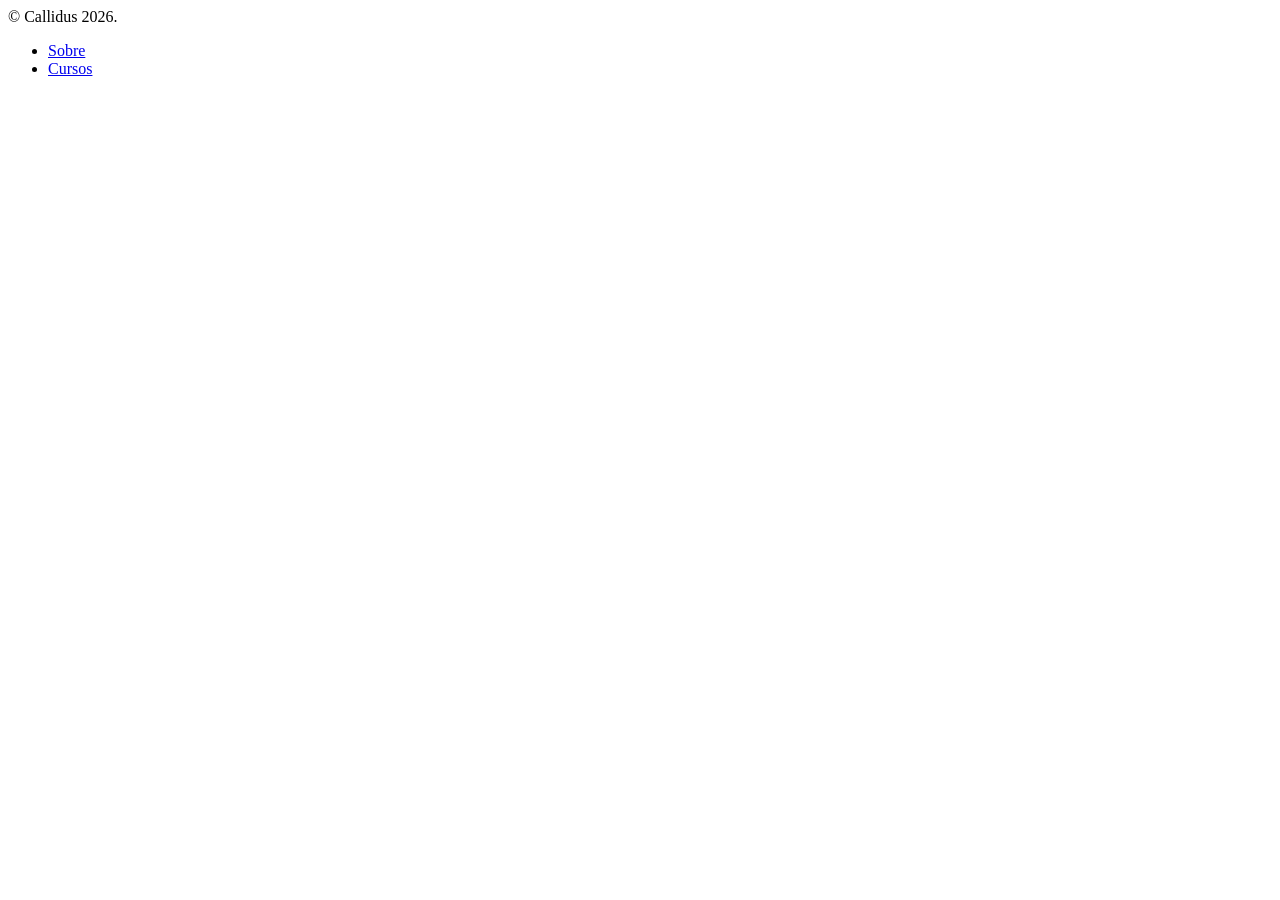
<file: rodape.html>
<body> 


<footer>
        <div class="footer-content">
            <p>&copy; Callidus 2026.</p>
            <ul class="footer-links">
                <li><a href="#sobre">Sobre</a></li>
                <li><a href="#cursos">Cursos</a></li>
            </ul>
        </div>
    </footer>



</body>
</file>
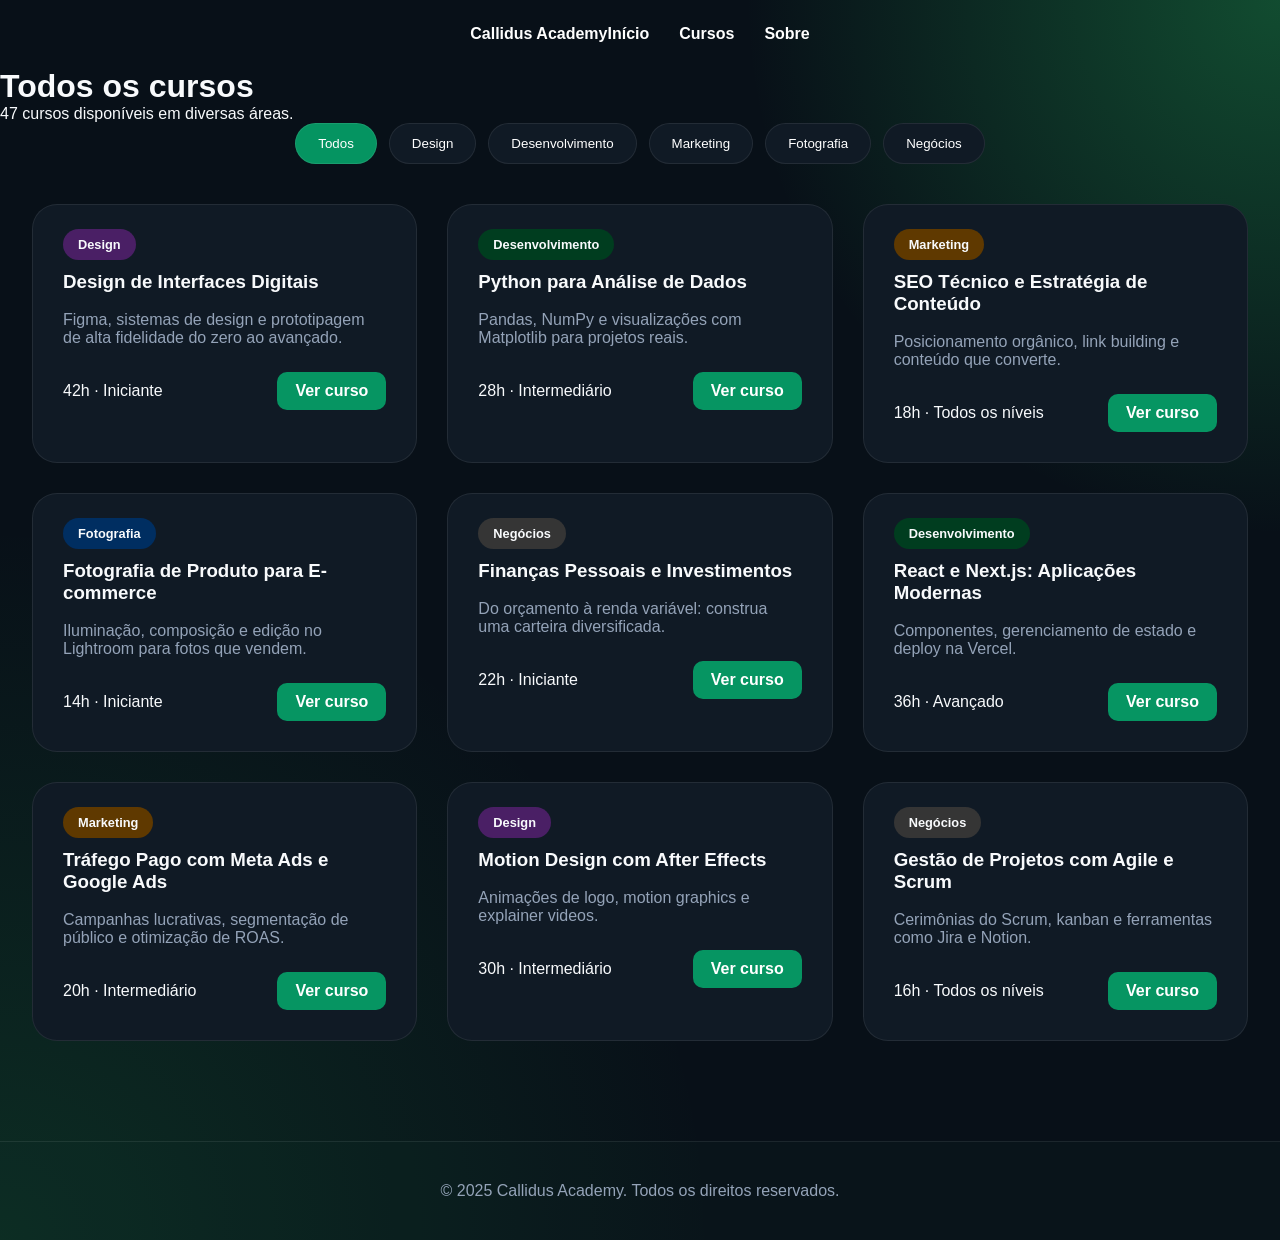
<file: secao-cursos.html>
<!DOCTYPE html>
<html lang="pt-BR">
<head>
  <meta charset="UTF-8" />
  <meta name="viewport" content="width=device-width, initial-scale=1.0" />
  <title>Cursos — Callidus Academy</title>
  <link rel="stylesheet" href="style.css" />
</head>
<body>

  <nav>
    <a href="index.html" class="logo">Callidus Academy</a>
    <ul>
      <li><a href="index.html">Início</a></li>
      <li><a href="cursos.html" class="active">Cursos</a></li>
      <li><a href="sobre.html">Sobre</a></li>
    </ul>
  </nav>

  <header>
    <h1>Todos os cursos</h1>
    <p>47 cursos disponíveis em diversas áreas.</p>
  </header>

  <section id="filtros">
    <button class="filter-btn active" onclick="filtrar('todos', this)">Todos</button>
    <button class="filter-btn" onclick="filtrar('design', this)">Design</button>
    <button class="filter-btn" onclick="filtrar('dev', this)">Desenvolvimento</button>
    <button class="filter-btn" onclick="filtrar('marketing', this)">Marketing</button>
    <button class="filter-btn" onclick="filtrar('photo', this)">Fotografia</button>
    <button class="filter-btn" onclick="filtrar('business', this)">Negócios</button>
  </section>

  <section id="lista-cursos">
    <div class="grid" id="grid">

      <div class="card" data-cat="design">
        <span class="tag design">Design</span>
        <h3>Design de Interfaces Digitais</h3>
        <p>Figma, sistemas de design e prototipagem de alta fidelidade do zero ao avançado.</p>
        <div class="card-footer">
          <span>42h · Iniciante</span>
          <a href="#" class="btn-sm">Ver curso</a>
        </div>
      </div>

      <div class="card" data-cat="dev">
        <span class="tag dev">Desenvolvimento</span>
        <h3>Python para Análise de Dados</h3>
        <p>Pandas, NumPy e visualizações com Matplotlib para projetos reais.</p>
        <div class="card-footer">
          <span>28h · Intermediário</span>
          <a href="#" class="btn-sm">Ver curso</a>
        </div>
      </div>

      <div class="card" data-cat="marketing">
        <span class="tag marketing">Marketing</span>
        <h3>SEO Técnico e Estratégia de Conteúdo</h3>
        <p>Posicionamento orgânico, link building e conteúdo que converte.</p>
        <div class="card-footer">
          <span>18h · Todos os níveis</span>
          <a href="#" class="btn-sm">Ver curso</a>
        </div>
      </div>

      <div class="card" data-cat="photo">
        <span class="tag photo">Fotografia</span>
        <h3>Fotografia de Produto para E-commerce</h3>
        <p>Iluminação, composição e edição no Lightroom para fotos que vendem.</p>
        <div class="card-footer">
          <span>14h · Iniciante</span>
          <a href="#" class="btn-sm">Ver curso</a>
        </div>
      </div>

      <div class="card" data-cat="business">
        <span class="tag business">Negócios</span>
        <h3>Finanças Pessoais e Investimentos</h3>
        <p>Do orçamento à renda variável: construa uma carteira diversificada.</p>
        <div class="card-footer">
          <span>22h · Iniciante</span>
          <a href="#" class="btn-sm">Ver curso</a>
        </div>
      </div>

      <div class="card" data-cat="dev">
        <span class="tag dev">Desenvolvimento</span>
        <h3>React e Next.js: Aplicações Modernas</h3>
        <p>Componentes, gerenciamento de estado e deploy na Vercel.</p>
        <div class="card-footer">
          <span>36h · Avançado</span>
          <a href="#" class="btn-sm">Ver curso</a>
        </div>
      </div>

      <div class="card" data-cat="marketing">
        <span class="tag marketing">Marketing</span>
        <h3>Tráfego Pago com Meta Ads e Google Ads</h3>
        <p>Campanhas lucrativas, segmentação de público e otimização de ROAS.</p>
        <div class="card-footer">
          <span>20h · Intermediário</span>
          <a href="#" class="btn-sm">Ver curso</a>
        </div>
      </div>

      <div class="card" data-cat="design">
        <span class="tag design">Design</span>
        <h3>Motion Design com After Effects</h3>
        <p>Animações de logo, motion graphics e explainer videos.</p>
        <div class="card-footer">
          <span>30h · Intermediário</span>
          <a href="#" class="btn-sm">Ver curso</a>
        </div>
      </div>

      <div class="card" data-cat="business">
        <span class="tag business">Negócios</span>
        <h3>Gestão de Projetos com Agile e Scrum</h3>
        <p>Cerimônias do Scrum, kanban e ferramentas como Jira e Notion.</p>
        <div class="card-footer">
          <span>16h · Todos os níveis</span>
          <a href="#" class="btn-sm">Ver curso</a>
        </div>
      </div>

    </div>
  </section>

  <footer>
    <p>&copy; 2025 Callidus Academy. Todos os direitos reservados.</p>
  </footer>

  <script>
    function filtrar(cat, btn) {
      document.querySelectorAll('.filter-btn').forEach(b => b.classList.remove('active'));
      btn.classList.add('active');
      document.querySelectorAll('#grid .card').forEach(card => {
        card.style.display = (cat === 'todos' || card.dataset.cat === cat) ? '' : 'none';
      });
    }
  </script>

</body>
</html>
</file>
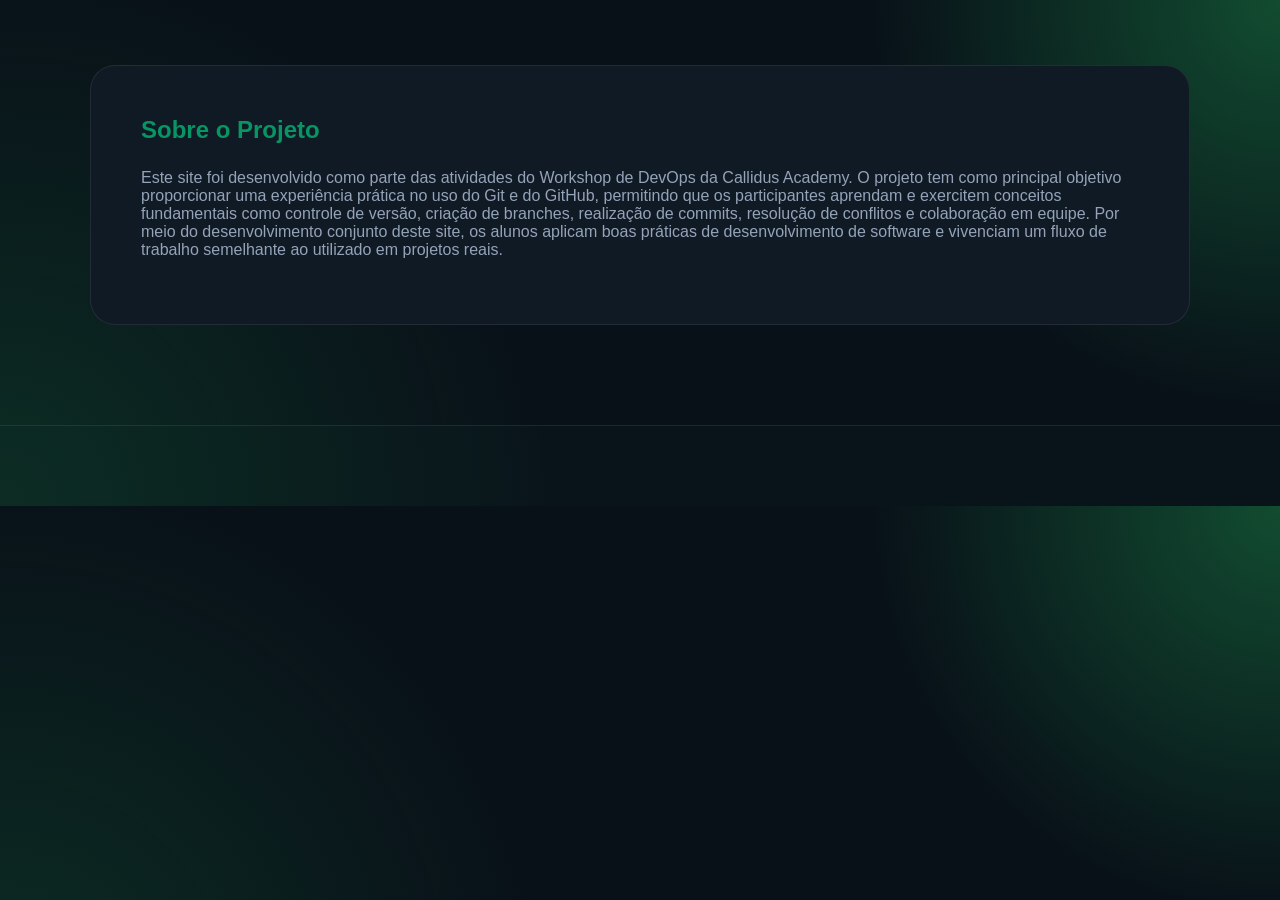
<file: sobre.html>
<!DOCTYPE html>
<html lang="pt-BR">

<head>
    <meta charset="UTF-8">
    <meta name="viewport" content="width=device-width, initial-scale=1.0">
    <title>Sobre Nós</title>
    <link rel="stylesheet" href="style.css">
</head>

<body>
    <header>
    </header>

    <main>
        <section id="sobre">
            <h1>Sobre o Projeto</h1>
            <p>
                Este site foi desenvolvido como parte das atividades do Workshop de DevOps da Callidus Academy.
                O projeto tem como principal objetivo proporcionar uma experiência prática no uso do Git e do GitHub,
                permitindo que os participantes aprendam e exercitem conceitos fundamentais como controle de versão,
                criação de branches, realização de commits, resolução de conflitos e colaboração em equipe.
                Por meio do desenvolvimento conjunto deste site, os alunos aplicam boas práticas de desenvolvimento de
                software
                e vivenciam um fluxo de trabalho semelhante ao utilizado em projetos reais.
            </p>
        </section>
    </main>

    <footer>
    </footer>
</body>

</html>
</file>
<file: style.css>
:root{
    --bg:#081018;
    --surface:#101A25;
    --surface-2:#182635;

    --primary:#06a269e8;
    --primary-dark:#0e7650e2;

    --text:#F8FAFC;
    --text-muted:#94A3B8;

    --border:rgba(255,255,255,.08);
}

*{
    margin:0;
    padding:0;
    box-sizing:border-box;
}

html{
    scroll-behavior:smooth;
}

body{
    font-family:'Segoe UI',sans-serif;
    background:
    radial-gradient(
        circle at top right,
        rgba(40, 217, 105, 0.299),
        transparent 30%
    ),

    radial-gradient(
        circle at bottom left,
        rgba(34, 197, 94, 0.16),
        transparent 40%
    ),

    var(--bg);
    color:var(--text);
}

.hero{

    padding: 70px 0px 0px 0px;

    display:flex;
    flex-direction:column;

    justify-content:center;
    align-items:center;

    text-align:center;
}

.hero-content{

    flex:1;

    display:flex;
    flex-direction:column;

    padding:40px;
}

.hero h1{
    font-size:5rem;
    font-weight:800;

    margin-bottom:20px;
}

.hero p{
    max-width:700px;

    color:var(--text-muted);

    font-size:1.2rem;

    margin-bottom:40px;
}

nav{

    display:flex;

    justify-content:center;

    padding:25px;
}

nav ul{

    display:flex;

    gap:30px;

    list-style:none;
}

nav a{

    color:white;

    text-decoration:none;

    font-weight:600;

    transition:.3s;
}

nav a:hover{

    color:var(--primary);
}

.btn-primary{

    background:linear-gradient(
        135deg,
        var(--primary),
        var(--primary-dark)
    );

    color:white;

    text-decoration:none;

    padding:15px 35px;

    border-radius:15px;

    font-weight:700;

    transition:.3s;
}

.btn-primary:hover{

    transform:translateY(-3px);

    box-shadow:
        0 0 30px
        rgba(0,166,81,.4);
}

.btn-sm{

    background:var(--primary);

    color:white;

    text-decoration:none;

    padding:10px 18px;

    border-radius:10px;

    font-weight:600;

    transition:.3s;
}

.btn-sm:hover{
    background:var(--primary-dark);
}

/* =======================
   TITULOS DE SEÇÃO
======================= */

.section-title{

    text-align:center;

    padding:80px 20px 40px;
}

.section-title h2{

    font-size:3rem;

    color:var(--primary);

    margin-bottom:10px;
}

.section-title p{

    color:var(--text-muted);
}

#filtros{

    display:flex;

    justify-content:center;

    flex-wrap:wrap;

    gap:12px;

    margin-bottom:40px;
}

.filter-btn{

    background:var(--surface);

    border:1px solid var(--border);

    color:white;

    padding:12px 22px;

    border-radius:999px;

    cursor:pointer;

    transition:.3s;
}

.filter-btn:hover{

    border-color:var(--primary);
}

.filter-btn.active{

    background:var(--primary);
}

#lista-cursos{

    width:min(1400px,95%);

    margin:auto;
}

.grid{

    display:grid;

    grid-template-columns:
        repeat(auto-fit,minmax(340px,1fr));

    gap:30px;
}

.card{

    background:var(--surface);

    border:1px solid var(--border);

    border-radius:25px;

    padding:30px;

    transition:.4s;
}

.card:hover{

    transform:translateY(-10px);

    border-color:var(--primary);

    box-shadow:
        0 0 35px rgba(0,166,81,.15);
}

.card h3{

    margin:18px 0;
}

.card p{

    color:var(--text-muted);
}

.card-footer{

    margin-top:25px;

    display:flex;

    justify-content:space-between;

    align-items:center;
}

.tag{

    padding:8px 15px;

    border-radius:999px;

    font-size:.8rem;

    font-weight:700;
}

.design{
    background:#4a1f65;
}

.dev{
    background:#003d1f;
}

.marketing{
    background:#5f3900;
}

.photo{
    background:#002e61;
}

.business{
    background:#353535;
}

#sobre{

    width:min(1100px,90%);

    margin:65px auto;

    background:var(--surface);

    border:1px solid var(--border);

    border-radius:25px;

    padding:50px;
}

#sobre h1{

    color:var(--primary);

    margin-bottom:25px;
}

#sobre p{

    color:var(--text-muted);

    margin-bottom:15px;
}

footer{

    margin-top:100px;

    background:#12302529;

    border-top:1px solid var(--border);

    text-align:center;

    padding:40px;
}

footer p{
    color:var(--text-muted);
}
</file>
